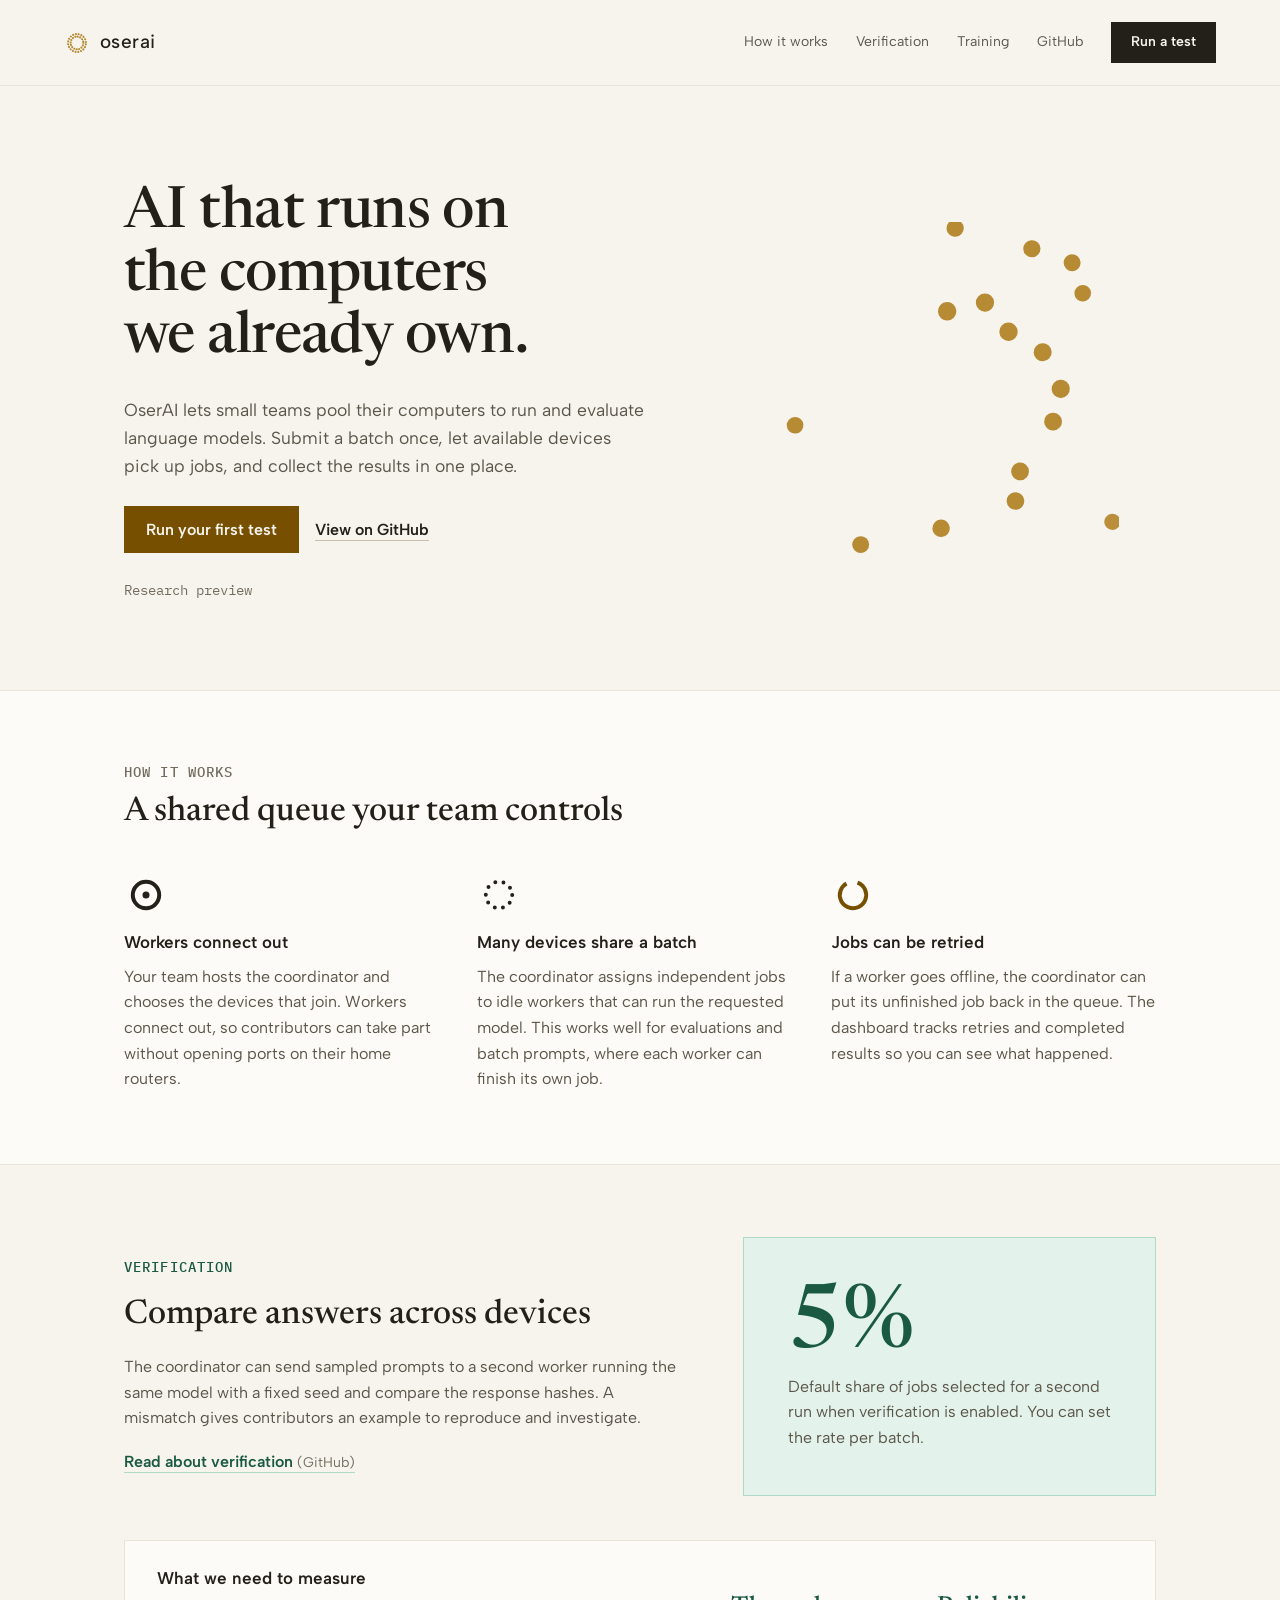
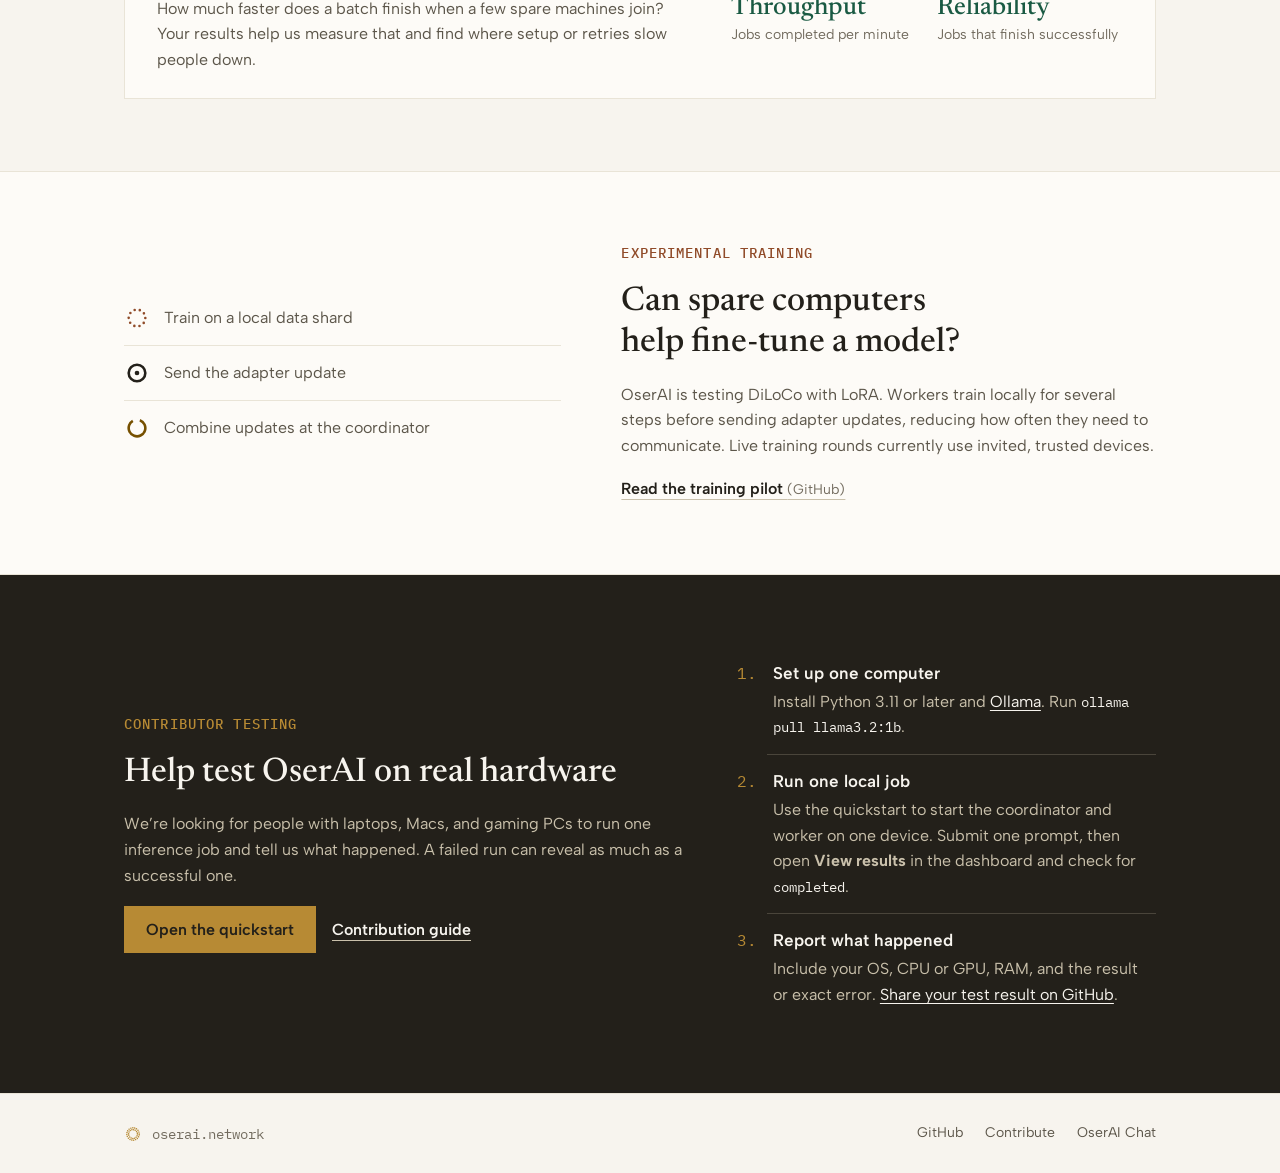
<file: web/landing/index.html>
<!doctype html>
<html lang="en">
<head>
  <meta charset="utf-8">
  <meta name="viewport" content="width=device-width, initial-scale=1">
  <meta name="description" content="OserAI lets teams pool computers they already own to run and evaluate language models. Help test the network on real hardware.">
  <title>OserAI Network · AI on computers we already own</title>
  <link rel="icon" href="assets/mark.svg" type="image/svg+xml">
  <link rel="preconnect" href="https://fonts.googleapis.com">
  <link rel="preconnect" href="https://fonts.gstatic.com" crossorigin>
  <link href="https://fonts.googleapis.com/css2?family=Newsreader:opsz,wght@6..72,400;6..72,500;6..72,600&amp;family=Albert+Sans:wght@400;500;600&amp;family=IBM+Plex+Mono:wght@400;500&amp;display=swap" rel="stylesheet">
  <link rel="stylesheet" href="assets/landing.css">
  <script src="assets/hero-mark.js" defer></script>
</head>
<body>
  <a class="skip-link" href="#main">Skip to content</a>
  <header class="site-header">
    <a class="brand" href="#main" aria-label="OserAI Network home">
      <img src="assets/mark.svg" width="26" height="26" alt="">
      <span>oserai</span>
    </a>
    <nav class="site-nav" aria-label="Main navigation">
      <a href="#how">How it works</a>
      <a href="#verification">Verification</a>
      <a href="#training">Training</a>
      <a href="https://github.com/Rohamso/oserai">GitHub</a>
      <a class="button button-ink" href="#contribute">Run a test</a>
    </nav>
  </header>

  <main id="main">
    <section class="wrap hero" aria-labelledby="hero-title">
      <div class="hero-copy">
        <h1 id="hero-title">AI that runs on the computers we already own.</h1>
        <p>OserAI lets small teams pool their computers to run and evaluate language models. Submit a batch once, let available devices pick up jobs, and collect the results in one place.</p>
        <div class="actions">
          <a class="button" href="#contribute">Run your first test</a>
          <a class="text-link" href="https://github.com/Rohamso/oserai">View on GitHub</a>
        </div>
        <small>Research preview</small>
      </div>
      <div class="hero-visual" aria-hidden="true">
        <svg id="hero-mark" width="340" height="340" viewBox="-100 -100 200 200" fill="none">
          <g stroke="currentColor" stroke-width="11" stroke-linecap="round">
            <circle r="42" stroke-dasharray="0 16.4934" transform="rotate(-90)"/>
            <circle r="56" stroke-dasharray="0 17.5929" transform="rotate(-81)"/>
            <circle r="70" stroke-dasharray="0 16.9163" transform="rotate(-86)"/>
          </g>
        </svg>
      </div>
    </section>

    <section class="section section-raised" id="how" aria-labelledby="how-title">
      <div class="wrap">
        <p class="eyebrow">How it works</p>
        <h2 id="how-title">A shared queue your team controls</h2>
        <div class="how-grid">
          <div>
            <svg class="diagram-mark" viewBox="0 0 100 100" aria-hidden="true">
              <circle cx="50" cy="50" r="30" fill="none" stroke="currentColor" stroke-width="9"/>
              <circle cx="50" cy="50" r="8" fill="currentColor"/>
            </svg>
            <h3>Workers connect out</h3>
            <p>Your team hosts the coordinator and chooses the devices that join. Workers connect out, so contributors can take part without opening ports on their home routers.</p>
          </div>
          <div>
            <svg class="diagram-mark" viewBox="0 0 100 100" aria-hidden="true">
              <circle cx="50" cy="50" r="30" fill="none" stroke="currentColor" stroke-width="9" stroke-linecap="round" stroke-dasharray="0 18.85"/>
            </svg>
            <h3>Many devices share a batch</h3>
            <p>The coordinator assigns independent jobs to idle workers that can run the requested model. This works well for evaluations and batch prompts, where each worker can finish its own job.</p>
          </div>
          <div>
            <svg class="diagram-mark mark-gold" viewBox="0 0 100 100" aria-hidden="true">
              <circle cx="50" cy="50" r="30" fill="none" stroke="currentColor" stroke-width="9" stroke-dasharray="161.5 27" transform="rotate(-70 50 50)"/>
            </svg>
            <h3>Jobs can be retried</h3>
            <p>If a worker goes offline, the coordinator can put its unfinished job back in the queue. The dashboard tracks retries and completed results so you can see what happened.</p>
          </div>
        </div>
      </div>
    </section>

    <section class="section" id="verification" aria-labelledby="verification-title">
      <div class="wrap">
        <div class="split">
          <div class="section-copy">
            <p class="eyebrow eyebrow-jade">Verification</p>
            <h2 id="verification-title">Compare answers across devices</h2>
            <p>The coordinator can send sampled prompts to a second worker running the same model with a fixed seed and compare the response hashes. A mismatch gives contributors an example to reproduce and investigate.</p>
            <a class="text-link link-jade" href="https://github.com/Rohamso/oserai/blob/main/README.md#verification-sampling">Read about verification <span class="access-label">(GitHub)</span></a>
          </div>
          <aside class="stat-card" aria-label="Default verification sample rate">
            <strong class="stat-value">5%</strong>
            <p>Default share of jobs selected for a second run when verification is enabled. You can set the rate per batch.</p>
          </aside>
        </div>
        <aside class="measurement-card" aria-labelledby="measurement-title">
          <div>
            <h3 id="measurement-title">What we need to measure</h3>
            <p>How much faster does a batch finish when a few spare machines join? Your results help us measure that and find where setup or retries slow people down.</p>
          </div>
          <dl>
            <div><dt>Throughput</dt><dd>Jobs completed per minute</dd></div>
            <div><dt>Reliability</dt><dd>Jobs that finish successfully</dd></div>
          </dl>
        </aside>
      </div>
    </section>

    <section class="section section-raised" id="training" aria-labelledby="training-title">
      <div class="wrap split training-split">
        <ul class="training-flow">
          <li>
            <svg class="flow-mark mark-clay" viewBox="0 0 100 100" aria-hidden="true">
              <circle cx="50" cy="50" r="32" fill="none" stroke="currentColor" stroke-width="10" stroke-linecap="round" stroke-dasharray="0 20.1"/>
            </svg>
            <span>Train on a local data shard</span>
          </li>
          <li>
            <svg class="flow-mark" viewBox="0 0 100 100" aria-hidden="true">
              <circle cx="50" cy="50" r="32" fill="none" stroke="currentColor" stroke-width="10"/>
              <circle cx="50" cy="50" r="9" fill="currentColor"/>
            </svg>
            <span>Send the adapter update</span>
          </li>
          <li>
            <svg class="flow-mark mark-gold" viewBox="0 0 100 100" aria-hidden="true">
              <circle cx="50" cy="50" r="32" fill="none" stroke="currentColor" stroke-width="10" stroke-dasharray="172 29" transform="rotate(-70 50 50)"/>
            </svg>
            <span>Combine updates at the coordinator</span>
          </li>
        </ul>
        <div class="section-copy">
          <p class="eyebrow eyebrow-clay">Experimental training</p>
          <h2 id="training-title">Can spare computers help fine-tune a model?</h2>
          <p>OserAI is testing DiLoCo with LoRA. Workers train locally for several steps before sending adapter updates, reducing how often they need to communicate. Live training rounds currently use invited, trusted devices.</p>
          <a class="text-link" href="https://github.com/Rohamso/oserai/blob/main/docs/model-adaptation.md">Read the training pilot <span class="access-label">(GitHub)</span></a>
        </div>
      </div>
    </section>

    <section class="section section-dark" id="contribute" aria-labelledby="contribute-title">
      <div class="wrap split">
        <div class="section-copy">
          <p class="eyebrow">Contributor testing</p>
          <h2 id="contribute-title">Help test OserAI on real hardware</h2>
          <p>We’re looking for people with laptops, Macs, and gaming PCs to run one inference job and tell us what happened. A failed run can reveal as much as a successful one.</p>
          <div class="actions">
            <a class="button button-light" href="https://github.com/Rohamso/oserai#run-a-first-inference-job">Open the quickstart</a>
            <a class="text-link" href="https://github.com/Rohamso/oserai/blob/main/CONTRIBUTING.md">Contribution guide</a>
          </div>
        </div>
        <ol class="test-steps">
          <li>
            <h3>Set up one computer</h3>
            <p>Install Python 3.11 or later and <a href="https://ollama.com/download">Ollama</a>. Run <code>ollama pull llama3.2:1b</code>.</p>
          </li>
          <li>
            <h3>Run one local job</h3>
            <p>Use the quickstart to start the coordinator and worker on one device. Submit one prompt, then open <strong>View results</strong> in the dashboard and check for <code>completed</code>.</p>
          </li>
          <li>
            <h3>Report what happened</h3>
            <p>Include your OS, CPU or GPU, RAM, and the result or exact error. <a href="https://github.com/Rohamso/oserai/issues/2">Share your test result on GitHub</a>.</p>
          </li>
        </ol>
      </div>
    </section>
  </main>

  <footer class="site-footer">
    <div class="wrap footer-inner">
      <a class="brand footer-brand" href="#main">
        <img src="assets/mark.svg" width="18" height="18" alt="">
        <span>oserai.network</span>
      </a>
      <nav class="footer-nav" aria-label="Footer navigation">
        <a href="https://github.com/Rohamso/oserai">GitHub</a>
        <a href="#contribute">Contribute</a>
        <a href="https://chat.oserai.network/">OserAI Chat</a>
      </nav>
    </div>
  </footer>
</body>
</html>
</file>
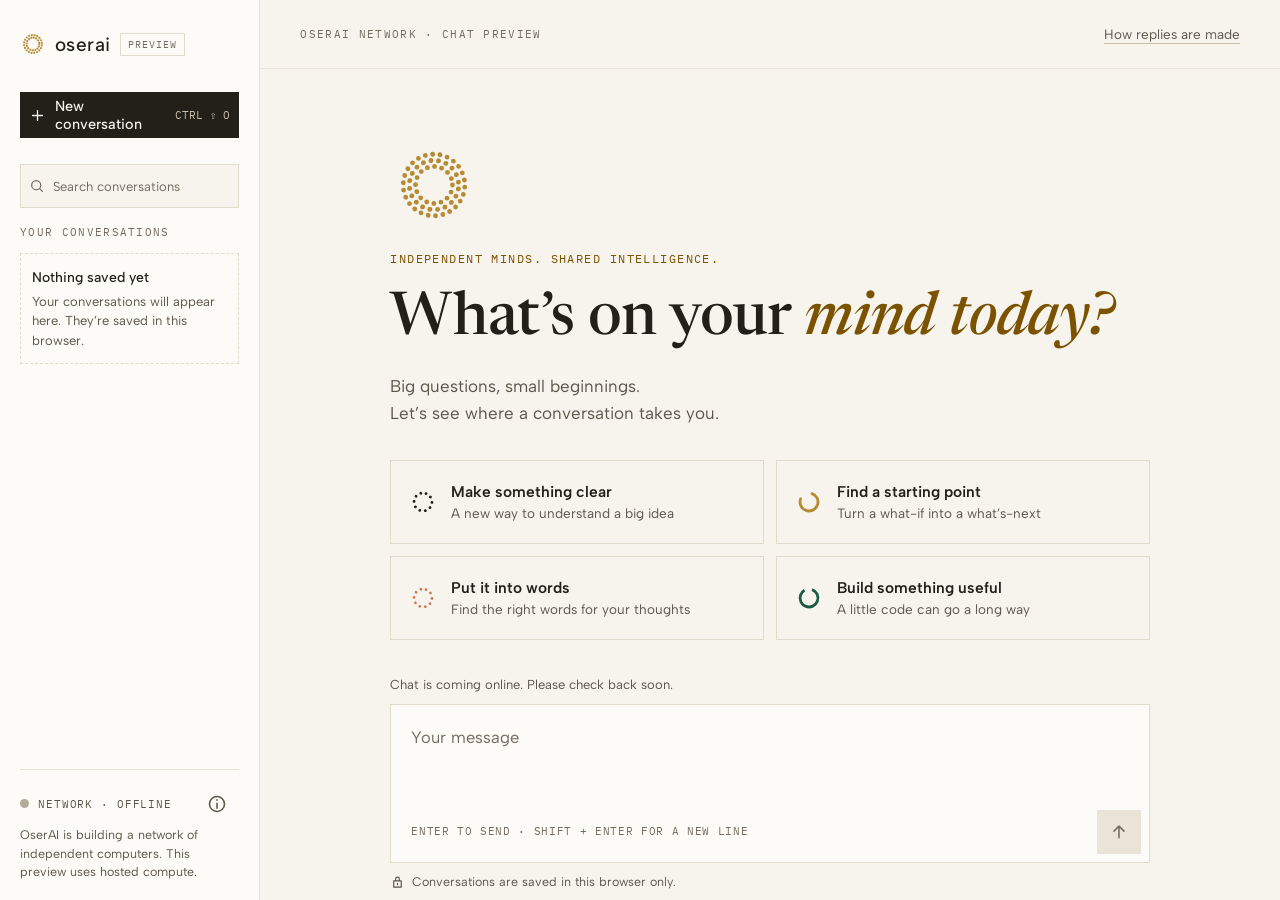
<file: web/chat/public/index.html>
<!doctype html>
<html lang="en">
<head>
  <meta charset="utf-8">
  <meta name="viewport" content="width=device-width, initial-scale=1, viewport-fit=cover">
  <meta name="theme-color" content="#F7F4EE">
  <meta name="description" content="Think, write, learn and build with OserAI Chat.">
  <title>OserAI — A little curiosity goes a long way.</title>
  <link rel="icon" href="assets/favicon.svg" type="image/svg+xml">
  <link rel="preconnect" href="https://fonts.googleapis.com">
  <link rel="preconnect" href="https://fonts.gstatic.com" crossorigin>
  <link href="https://fonts.googleapis.com/css2?family=Newsreader:ital,opsz,wght@0,6..72,400;0,6..72,500;1,6..72,400;1,6..72,500&amp;family=Albert+Sans:wght@400;500;600&amp;family=IBM+Plex+Mono:wght@400;500&amp;display=swap" rel="stylesheet">
  <link rel="stylesheet" href="assets/app.css?v=pilot-accounts">
  <script src="assets/app.js?v=pilot-accounts" defer></script>
</head>
<body>
  <a class="skip-link" href="#prompt">Skip to message</a>
  <button class="sidebar-scrim" id="sidebar-scrim" type="button" aria-label="Close conversations" tabindex="-1" hidden></button>

  <aside class="sidebar" id="sidebar" aria-label="Conversations">
    <div class="sidebar-header">
      <a class="brand" href="./" aria-label="OserAI home">
        <svg class="brand-mark" aria-hidden="true"><use href="assets/icons.svg#mark-small"></use></svg>
        <span class="wordmark">oserai</span><span class="beta-tag">Preview</span>
      </a>
      <button class="icon-button drawer-close" id="close-sidebar" type="button" aria-label="Close conversations">
        <svg class="icon" aria-hidden="true"><use href="assets/icons.svg#close"></use></svg>
      </button>
    </div>

    <button class="new-chat" id="new-chat" type="button">
      <svg class="icon" aria-hidden="true"><use href="assets/icons.svg#plus"></use></svg>
      <span>New conversation</span><kbd class="shortcut" id="new-chat-shortcut" aria-hidden="true">⌘ ⇧ O</kbd>
    </button>

    <div class="history">
      <label class="search-box">
        <svg class="icon" aria-hidden="true"><use href="assets/icons.svg#search"></use></svg>
        <input id="chat-search" type="search" placeholder="Search conversations" aria-label="Search conversations" autocomplete="off">
      </label>
      <p class="eyebrow history-heading">Your conversations</p>
      <nav id="chat-list" class="chat-list" aria-label="Saved conversations"></nav>
    </div>

    <div class="sidebar-footer">
      <div class="sidebar-status">
        <span id="network-status" class="network-status" data-network-status role="status">
          <span class="status-dot" aria-hidden="true"></span><span>Network · Connecting</span>
        </span>
        <button id="about-button" class="icon-button" type="button" aria-label="About OserAI Chat">
          <svg class="icon" aria-hidden="true"><use href="assets/icons.svg#info"></use></svg>
        </button>
      </div>
      <p>OserAI is building a network of independent computers. This preview uses hosted compute.</p>
    </div>
  </aside>

  <main class="main">
    <header class="topbar">
      <div class="mobile-bar">
        <button id="menu-button" class="icon-button" type="button" aria-label="Open conversations" aria-expanded="false" aria-controls="sidebar">
          <svg class="icon" aria-hidden="true"><use href="assets/icons.svg#menu"></use></svg>
        </button>
        <a class="brand" href="./" aria-label="OserAI home">
          <svg class="brand-mark" aria-hidden="true"><use href="assets/icons.svg#mark-small"></use></svg>
          <span class="wordmark">oserai</span><span class="beta-tag">Preview</span>
        </a>
        <button id="mobile-new-chat" class="icon-button" type="button" aria-label="New conversation">
          <svg class="icon" aria-hidden="true"><use href="assets/icons.svg#plus"></use></svg>
        </button>
      </div>
      <div class="topbar-welcome" id="welcome-bar">
        <span class="eyebrow">OserAI Network · Chat Preview</span>
        <a class="info-link" href="#how-replies-are-made">How replies are made</a>
      </div>
      <div class="topbar-conversation" id="conversation-bar" hidden>
        <h1 id="conversation-title"></h1>
        <div class="conversation-actions">
          <button id="export-chat" class="icon-button outline-button" type="button" aria-label="Download conversation" title="Download conversation">
            <svg class="icon" aria-hidden="true"><use href="assets/icons.svg#download"></use></svg>
          </button>
          <button id="delete-current-chat" class="icon-button outline-button" type="button" aria-label="Delete current conversation" title="Delete current conversation">
            <svg class="icon" aria-hidden="true"><use href="assets/icons.svg#trash"></use></svg>
          </button>
        </div>
      </div>
      <span class="sr-only" id="model-name">OserAI Chat</span>
    </header>

    <div class="conversation-area" id="conversation-area">
      <div class="chat-workspace">
        <section class="welcome" id="welcome" aria-labelledby="welcome-title">
          <span class="network-status mobile-status" data-network-status role="status">
            <span class="status-dot" aria-hidden="true"></span><span>Network · Connecting</span>
          </span>
          <svg class="welcome-mark" aria-hidden="true"><use href="assets/icons.svg#mark-hero"></use></svg>
          <p class="eyebrow welcome-eyebrow">Independent minds. Shared intelligence.</p>
          <h1 id="welcome-title">What’s on your <em>mind today?</em></h1>
          <p class="welcome-description">Big questions, small beginnings.<br> Let’s see where a conversation takes you.</p>

          <div class="suggestions">
            <button class="suggestion" type="button" data-prompt="Explain a complex idea in a simple way. Start with how neural networks learn, using an everyday analogy.">
              <svg class="ring ink" aria-hidden="true"><use href="assets/icons.svg#ring-dotted"></use></svg>
              <span><strong>Make something clear</strong><span>A new way to understand a big idea</span></span>
            </button>
            <button class="suggestion" type="button" data-prompt="Help me turn an idea into a practical plan. Ask me a few questions about what I want to create, then suggest a first step.">
              <svg class="ring saffron" aria-hidden="true"><use href="assets/icons.svg#ring-open"></use></svg>
              <span><strong>Find a starting point</strong><span>Turn a what-if into a what’s-next</span></span>
            </button>
            <button class="suggestion" type="button" data-prompt="Be my writing partner. Ask me what I am working on, who it is for and the tone I want, then help me draft it.">
              <svg class="ring terracotta" aria-hidden="true"><use href="assets/icons.svg#ring-dotted"></use></svg>
              <span><strong>Put it into words</strong><span>Find the right words for your thoughts</span></span>
            </button>
            <button class="suggestion" type="button" data-prompt="Help me build something useful with code. Ask about my idea and experience level, then suggest a small project we can work through together.">
              <svg class="ring jade" aria-hidden="true"><use href="assets/icons.svg#ring-solid"></use></svg>
              <span><strong>Build something useful</strong><span>A little code can go a long way</span></span>
            </button>
          </div>
        </section>

        <section id="messages" class="messages" aria-label="Conversation" hidden></section>

        <div class="composer-dock">
          <div class="composer-inner">
            <p id="availability" class="availability" role="status" hidden></p>
            <div id="pilot-bar" class="pilot-bar" hidden>
              <p id="pilot-allowance" role="status"></p>
              <button id="pilot-account" class="secondary-button" type="button">Sign in</button>
            </div>
            <form id="chat-form" class="composer">
              <label class="sr-only" for="prompt">Your message</label>
              <textarea id="prompt" placeholder="Your message" rows="3" maxlength="16000" enterkeyhint="send"></textarea>
              <div class="composer-toolbar">
                <span class="keyboard-hint">Enter to send · Shift + Enter for a new line</span>
                <div class="composer-actions">
                  <span id="character-count" class="character-count" hidden></span>
                  <button id="send-button" class="send-button" type="submit" aria-label="Send message" disabled>
                    <svg class="icon" aria-hidden="true"><use href="assets/icons.svg#arrow"></use></svg>
                  </button>
                  <button id="stop-button" class="send-button stop-button" type="button" aria-label="Stop generating" hidden><span></span></button>
                </div>
              </div>
            </form>
            <div class="composer-note">
              <span class="keyboard-hint dock-hint">Enter to send · Shift + Enter for a new line</span>
              <span class="save-notice">
                <svg class="icon" aria-hidden="true"><use href="assets/icons.svg#lock"></use></svg>
                <span class="save-notice-full">Conversations are saved in this browser only.</span>
                <span class="save-notice-short">Saved in this browser</span>
                <span class="save-notice-mobile">Saved in this browser only</span>
              </span>
            </div>
          </div>
        </div>
      </div>

      <section class="info-section" id="how-replies-are-made" aria-labelledby="info-title" tabindex="-1">
        <div class="info-inner">
          <p class="eyebrow">A different kind of connection</p>
          <h2 id="info-title">Intelligence, shared.</h2>
          <div class="info-grid">
            <div>
              <svg class="ring ink" aria-hidden="true"><use href="assets/icons.svg#ring-dotted"></use></svg>
              <h3>How replies are made</h3>
              <p>Your message is sent to a hosted AI model to generate a reply in this preview.</p>
            </div>
            <div>
              <svg class="ring saffron" aria-hidden="true"><use href="assets/icons.svg#ring-open"></use></svg>
              <h3>Independent computers</h3>
              <p>OserAI is building a shared network where independently operated computers can generate replies.</p>
            </div>
            <div>
              <svg class="ring jade" aria-hidden="true"><use href="assets/icons.svg#ring-solid"></use></svg>
              <h3>Your conversations</h3>
              <p>Chat history is saved in this browser. Anyone using this browser profile can access its saved conversations.</p>
            </div>
          </div>
          <div class="privacy-bar">
            <p>Want a clean slate on this device?</p>
            <button id="clear-history-inline" class="secondary-button" type="button">Clear all saved conversations</button>
          </div>
        </div>
      </section>

      <footer class="site-footer">
        <div class="footer-inner">
          <span><svg class="footer-mark" aria-hidden="true"><use href="assets/icons.svg#mark"></use></svg>OserAI Network</span>
          <em>Made for curious minds.</em>
        </div>
      </footer>
    </div>
  </main>

  <dialog id="about-dialog" class="dialog" aria-labelledby="about-title" aria-modal="true">
    <div class="dialog-header">
      <p class="eyebrow">A different kind of connection</p>
      <button class="icon-button" type="button" data-close-dialog aria-label="Close" autofocus>
        <svg class="icon" aria-hidden="true"><use href="assets/icons.svg#close"></use></svg>
      </button>
    </div>
    <h2 id="about-title">Intelligence, shared.</h2>
    <p>OserAI is building a shared network of independent computers. Your messages in this preview are sent to a hosted AI model to generate replies.</p>
    <div class="privacy-note"><h3>Your conversations</h3><p>Chat history is saved in this browser. Anyone using this browser profile can access its saved conversations.</p></div>
    <button id="clear-history" class="secondary-button" type="button">Clear all saved conversations</button>
  </dialog>

  <dialog id="sign-in-dialog" class="dialog" aria-labelledby="sign-in-title">
    <h2 id="sign-in-title">Sign in to OserAI</h2>
    <p>Enter the private access code you received for the pilot.</p>
    <form id="sign-in-form" class="pilot-form" method="post">
      <label for="access-code">Access code</label>
      <input id="access-code" type="password" required maxlength="64" autocomplete="current-password" spellcheck="false" autofocus>
      <p id="sign-in-error" class="pilot-error" role="alert" hidden></p>
      <div class="dialog-actions">
        <button class="secondary-button" type="button" data-close-dialog>Cancel</button>
        <button id="sign-in-submit" class="secondary-button" type="submit">Sign in</button>
      </div>
    </form>
  </dialog>

  <dialog id="confirm-dialog" class="dialog confirm-dialog" role="dialog" aria-modal="true" aria-labelledby="confirm-title" aria-describedby="confirm-description">
    <p class="eyebrow danger-eyebrow">This can’t be undone</p>
    <h2 id="confirm-title">Clear this conversation?</h2>
    <p id="confirm-description">This removes the saved conversation from this browser.</p>
    <div class="dialog-actions">
      <button class="secondary-button" id="confirm-cancel" type="button" autofocus>Keep it</button>
      <button class="danger-button" id="confirm-delete" type="button">Delete conversation</button>
    </div>
  </dialog>
  <div id="toast" class="toast" role="status" hidden></div>
  <div class="sr-only" role="status" id="screen-status" aria-live="polite"></div>
</body>
</html>
</file>
<file: web/landing/assets/landing.css>
:root {
  color-scheme: light;
  --paper: #f7f4ee;
  --raised: #fdfbf7;
  --ink: #23201a;
  --ink-soft: #5c564a;
  --muted: #736c5f;
  --line: #e9e4d7;
  --sand: #c9c0ab;
  --gold: oklch(0.66 0.115 80);
  --gold-ink: oklch(0.46 0.105 80);
  --jade: oklch(0.42 0.075 165);
  --jade-tint: oklch(0.95 0.02 165);
  --jade-line: oklch(0.85 0.05 165);
  --clay: oklch(0.49 0.105 45);
  --display: 'Newsreader', Georgia, serif;
  --body: 'Albert Sans', system-ui, sans-serif;
  --mono: 'IBM Plex Mono', ui-monospace, monospace;
  --gutter: clamp(1.25rem, 5.6vw, 4rem);
}

*, *::before, *::after { box-sizing: border-box; }

body {
  margin: 0;
  background: var(--paper);
  color: var(--ink);
  font: 1rem/1.6 var(--body);
}

a { color: inherit; }
a:focus-visible { outline: 2px solid currentColor; outline-offset: 4px; }
img, svg { display: block; }
h1, h2, h3, p, dl, dd { margin: 0; }

.skip-link {
  position: absolute;
  z-index: 1;
  inset: 0.75rem auto auto 0.75rem;
  padding: 0.5rem 1rem;
  background: var(--raised);
  transform: translateY(-200%);
}

.skip-link:focus { transform: none; }

.site-header, .footer-inner {
  display: flex;
  align-items: center;
  justify-content: space-between;
  gap: 1rem 1.5rem;
}

.site-header { padding: 1.375rem var(--gutter); border-bottom: 1px solid var(--line); }
.brand { display: inline-flex; align-items: center; gap: 0.625rem; text-decoration: none; }
.site-header .brand { font-size: 1.1875rem; font-weight: 500; letter-spacing: 0.025em; }

.site-nav, .footer-nav {
  display: flex;
  flex-wrap: wrap;
  align-items: center;
  gap: 0.5rem 1.75rem;
  color: var(--ink-soft);
}

.site-nav a, .footer-nav a { font-size: 0.875rem; text-decoration: none; }
.site-nav a:hover, .footer-nav a:hover { text-decoration: underline; text-underline-offset: 0.2em; }

.wrap { width: 100%; max-width: 72.5rem; margin-inline: auto; padding-inline: var(--gutter); }

.hero, .split {
  display: grid;
  grid-template-columns: minmax(0, 1.15fr) minmax(0, 0.85fr);
  gap: clamp(2rem, 5.2vw, 3.75rem);
  align-items: center;
}

.hero { padding-block: clamp(3rem, 8.3vw, 6rem) clamp(3rem, 7.6vw, 5.5rem); }
.hero-copy, .section-copy { display: flex; flex-direction: column; align-items: flex-start; gap: 1.125rem; }
.hero-copy { gap: 1.625rem; }
.hero-visual { display: grid; place-items: center; color: var(--gold); }
.hero-visual svg { width: min(100%, 21.25rem); height: auto; }

h1, h2 {
  font-family: var(--display);
  font-weight: 500;
  text-wrap: balance;
}

h1 { font-size: clamp(2.65rem, 5vw, 3.625rem); line-height: 1.08; letter-spacing: -0.01em; }
h2 { font-size: clamp(1.875rem, 3.1vw, 2.125rem); line-height: 1.2; }
h3 { font-size: 1.0625rem; line-height: 1.35; font-weight: 600; }
p { color: var(--ink-soft); }
.hero-copy p { max-width: 32.5rem; font-size: 1.09375rem; }

small, .access-label { color: var(--muted); font-size: 0.875rem; }
small { font-family: var(--mono); }

.actions { display: flex; flex-wrap: wrap; align-items: center; gap: 0.75rem 1rem; }

.button {
  display: inline-block;
  padding: 0.75rem 1.375rem;
  background: var(--gold-ink);
  color: var(--paper);
  font-weight: 600;
  line-height: 1.45;
  text-decoration: none;
}

.button:hover { background: var(--ink); }
.button-ink { background: var(--ink); padding: 0.65rem 1.25rem; }
.button-ink:hover { background: var(--ink-soft); }
.button-light { background: var(--gold); color: var(--ink); }
.button-light:hover { background: var(--paper); }

.text-link { font-weight: 600; text-underline-offset: 0.3em; text-decoration-color: var(--sand); }
.text-link:hover { text-decoration-color: currentColor; }
.link-jade { color: var(--jade); text-decoration-color: var(--jade-line); }
.text-link .access-label { font-weight: 400; }

.section { border-top: 1px solid var(--line); padding-block: clamp(3rem, 6.2vw, 4.5rem); }
.section-raised { background: var(--raised); }
.eyebrow {
  color: var(--muted);
  font: 500 0.875rem/1.4 var(--mono);
  letter-spacing: 0.08em;
  text-transform: uppercase;
}
.eyebrow-jade { color: var(--jade); }
.eyebrow-clay { color: var(--clay); }
#how h2 { margin-top: 0.625rem; }

.how-grid {
  display: grid;
  grid-template-columns: repeat(3, minmax(0, 1fr));
  gap: 1.75rem;
  margin-top: 2.5rem;
}

.how-grid > div { display: grid; gap: 0.625rem; align-content: start; }
.diagram-mark { width: 2.75rem; height: 2.75rem; margin-bottom: 0.25rem; }
.mark-gold { color: var(--gold-ink); }
.mark-clay { color: var(--clay); }

.stat-card {
  padding: clamp(1.5rem, 3.8vw, 2.75rem);
  border: 1px solid var(--jade-line);
  background: var(--jade-tint);
}

.stat-value {
  display: block;
  color: var(--jade);
  font: 500 clamp(4.25rem, 7.6vw, 5.5rem)/1 var(--display);
  margin-bottom: 0.25rem;
}

.measurement-card {
  display: grid;
  grid-template-columns: minmax(0, 1.15fr) minmax(0, 0.85fr);
  align-items: center;
  gap: 1.25rem 2.75rem;
  margin-top: 2.75rem;
  padding: 1.625rem clamp(1.25rem, 3vw, 2rem);
  border: 1px solid var(--line);
  background: var(--raised);
}

.measurement-card h3 { margin-bottom: 0.375rem; }
.measurement-card dl { display: flex; flex-wrap: wrap; gap: 0.75rem 1.75rem; }
.measurement-card dt { color: var(--jade); font: 500 1.625rem/1.2 var(--display); }
.measurement-card dd { color: var(--muted); font-size: 0.875rem; }

.training-split { grid-template-columns: minmax(0, 0.9fr) minmax(0, 1.1fr); }
.training-flow { margin: 0; padding: 0; list-style: none; }
.training-flow li { display: flex; align-items: center; gap: 0.875rem; padding-block: 0.875rem; }
.training-flow li + li { border-top: 1px solid var(--line); }
.training-flow span { color: var(--ink-soft); }
.flow-mark { flex: none; width: 1.625rem; height: 1.625rem; }

.section-dark { background: var(--ink); color: var(--paper); }
.section-dark p { color: var(--sand); }
.section-dark .eyebrow { color: var(--gold); }
.test-steps { margin: 0; padding-inline-start: 1.5rem; }
.test-steps li { padding: 0.875rem 0 0.875rem 0.375rem; }
.test-steps li + li { border-top: 1px solid #4a453b; }
.test-steps li::marker { color: var(--gold); font-family: var(--mono); }
.test-steps h3 { margin-bottom: 0.25rem; }
.test-steps a { color: var(--paper); text-underline-offset: 0.2em; }
.test-steps code { color: var(--paper); font: 0.875rem var(--mono); }

.site-footer { border-top: 1px solid var(--line); }
.footer-inner { padding-block: 1.75rem; }
.footer-brand { font: 0.875rem var(--mono); color: var(--muted); }
.footer-nav { gap: 0.375rem 1.375rem; }

@media (max-width: 730px) {
  .site-header, .footer-inner { flex-wrap: wrap; }
  .site-nav { gap: 0.5rem 1rem; }
  .hero, .split, .measurement-card { grid-template-columns: minmax(0, 1fr); }
  .hero { gap: 1.5rem; }
  .hero-visual svg { width: min(60%, 13.5rem); }
  .training-flow { order: 1; }
}

@media (max-width: 540px) {
  .how-grid { grid-template-columns: minmax(0, 1fr); gap: 1.5rem; margin-top: 1.75rem; }
}
</file>
<file: web/chat/public/assets/app.css>
:root {
  --os-paper: #F7F4EE;
  --os-raised: #FDFBF7;
  --os-selected: #F1ECE1;
  --os-ink: #23201A;
  --os-ink-2: #5C564A;
  --os-muted: #736C5F;
  --os-line: #E9E4D7;
  --os-line-2: #E1DBCC;
  --os-line-3: #C9C0AB;

  --os-saffron: oklch(0.66 0.115 80);
  --os-saffron-text: oklch(0.47 0.11 80);
  --os-jade: oklch(0.42 0.075 165);
  --os-jade-text: oklch(0.38 0.075 165);
  --os-jade-tint: oklch(0.95 0.02 165);
  --os-jade-line: oklch(0.85 0.05 165);
  --os-online: oklch(0.55 0.1 165);
  --os-offline: #B5AD9C;
  --os-terracotta: oklch(0.66 0.115 45);
  --os-danger: oklch(0.48 0.13 40);
  --os-backdrop: rgba(35, 32, 26, 0.55);

  --os-font-display: 'Newsreader', Georgia, serif;
  --os-font-body: 'Albert Sans', system-ui, sans-serif;
  --os-font-mono: 'IBM Plex Mono', ui-monospace, monospace;
  --os-radius: 0;
  --os-tap: 44px;
  --os-content-width: 760px;
  --os-wide-width: 1040px;
  --os-gutter: 40px;

  color-scheme: light;
}

*, *::before, *::after { box-sizing: border-box; }
[hidden] { display: none !important; }

body {
  display: flex;
  flex-wrap: wrap;
  height: 100vh;
  height: 100dvh;
  margin: 0;
  overflow: hidden;
  background: var(--os-paper);
  color: var(--os-ink);
  font-family: var(--os-font-body);
  font-size: 15px;
}

button, input, textarea { color: inherit; font: inherit; }
button, input, textarea, dialog { border-radius: var(--os-radius); }
button { min-height: var(--os-tap); background: transparent; border: 0; cursor: pointer; }
button:disabled { cursor: default; }
a { color: inherit; }
:focus-visible { outline: 2px solid var(--os-ink); outline-offset: 2px; }

h1, h2, h3, p { margin: 0; }
h1, h2, .message-body h3 {
  font-family: var(--os-font-display);
  font-weight: 500;
  letter-spacing: -0.01em;
  text-wrap: balance;
}

.sr-only, .skip-link:not(:focus) {
  position: absolute;
  inline-size: 1px;
  block-size: 1px;
  overflow: hidden;
  clip-path: inset(50%);
  white-space: nowrap;
}

.skip-link:focus {
  position: fixed;
  z-index: 6;
  inset: 12px auto auto 12px;
  display: inline-flex;
  align-items: center;
  min-height: var(--os-tap);
  padding-inline: 16px;
  background: var(--os-ink);
  color: var(--os-paper);
}

.icon {
  width: 20px;
  height: 20px;
  flex: none;
  fill: none;
  stroke: currentColor;
  stroke-width: 1.85;
  stroke-linecap: round;
  stroke-linejoin: round;
}

.icon-button {
  display: inline-grid;
  place-items: center;
  flex: none;
  width: var(--os-tap);
  height: var(--os-tap);
  padding: 0;
  color: var(--os-ink-2);
}

.icon-button:hover:not(:disabled) { background: var(--os-selected); color: var(--os-ink); }
.outline-button { border: 1px solid var(--os-line-2); }
.outline-button:hover:not(:disabled) { border-color: var(--os-line-3); }

.eyebrow, .beta-tag, .shortcut, .network-status, .keyboard-hint, .character-count {
  font-family: var(--os-font-mono);
  font-size: 11px;
  font-weight: 400;
  letter-spacing: 0.12em;
  line-height: 1.5;
  text-transform: uppercase;
}

.eyebrow { color: var(--os-muted); }

.sidebar {
  display: flex;
  flex: 1 1 260px;
  flex-direction: column;
  gap: 26px;
  max-width: 320px;
  min-width: 0;
  height: 100%;
  overflow: auto;
  padding: 22px 20px 18px;
  background: var(--os-raised);
  border-right: 1px solid var(--os-line);
}

.sidebar-header { display: flex; align-items: center; justify-content: space-between; }
.brand { display: inline-flex; align-items: center; gap: 9px; min-height: var(--os-tap); text-decoration: none; }
.brand-mark { width: 26px; height: 26px; flex: none; color: var(--os-saffron); }
.wordmark { font-size: 19px; font-weight: 500; letter-spacing: 0.025em; }
.beta-tag { padding: 3px 7px; border: 1px solid var(--os-line-2); color: var(--os-muted); font-size: 10px; letter-spacing: 0.1em; }
.drawer-close, .sidebar-scrim, .mobile-bar { display: none; }

.new-chat {
  display: flex;
  align-items: center;
  gap: 9px;
  width: 100%;
  min-height: 46px;
  padding: 0 9px;
  background: var(--os-ink);
  color: var(--os-paper);
  font-size: 14.5px;
  font-weight: 500;
  text-align: left;
}

.new-chat:hover { background: var(--os-ink-2); }
.new-chat .icon { width: 17px; height: 17px; }
.shortcut { margin-inline-start: auto; color: var(--os-line-3); letter-spacing: 0; white-space: nowrap; }
.history { display: grid; gap: 12px; min-width: 0; }
.history-heading { margin-block-start: 4px; }

.search-box {
  position: relative;
  display: flex;
  align-items: center;
  color: var(--os-muted);
}

.search-box .icon { position: absolute; left: 9px; width: 16px; height: 16px; pointer-events: none; }
.search-box input { width: 100%; min-height: var(--os-tap); padding: 8px 8px 8px 32px; border: 1px solid var(--os-line-2); background: var(--os-paper); font-size: 13px; }
.search-box input:hover { border-color: var(--os-line-3); }
input::placeholder, textarea::placeholder { color: var(--os-muted); opacity: 1; }

.chat-list { display: grid; gap: 2px; }
.chat-item { display: flex; align-items: center; min-width: 0; border-left: 2px solid transparent; }
.chat-item:hover { background: var(--os-paper); }
.chat-item.active { background: var(--os-selected); border-color: var(--os-saffron); }
.chat-item-main { flex: 1; min-width: 0; padding: 0 8px; overflow: hidden; text-overflow: ellipsis; white-space: nowrap; color: var(--os-ink-2); font-size: 14px; text-align: left; }
.chat-item.active .chat-item-main { color: var(--os-ink); font-weight: 500; }
.chat-delete { width: var(--os-tap); flex: none; }
.chat-delete .icon { width: 16px; height: 16px; }

.history-empty { display: grid; gap: 4px; padding: 13px 11px; border: 1px dashed var(--os-line-2); color: var(--os-ink-2); font-size: 13px; line-height: 1.5; }
.history-empty strong { color: var(--os-ink); font-size: 14px; font-weight: 500; }
.sidebar-footer { margin-block-start: auto; padding-block-start: 12px; border-top: 1px solid var(--os-line); }
.sidebar-status { display: flex; align-items: center; justify-content: space-between; }
.sidebar-footer p { color: var(--os-ink-2); font-size: 12.5px; line-height: 1.5; }
.network-status { display: inline-flex; gap: 9px; align-items: center; color: var(--os-ink-2); letter-spacing: 0.08em; }
.network-status.mobile-status { display: none; }
.status-dot { width: 9px; height: 9px; flex: none; border-radius: 50%; background: var(--os-saffron); }
.network-status.ready .status-dot { background: var(--os-online); }
.network-status.offline .status-dot { background: var(--os-offline); }

.main { display: flex; flex: 999 1 560px; flex-direction: column; min-width: 0; height: 100%; }
.topbar { flex: none; border-bottom: 1px solid var(--os-line); }
.topbar-welcome, .topbar-conversation {
  display: flex;
  align-items: center;
  justify-content: space-between;
  gap: 16px;
  min-height: 68px;
  padding: 12px var(--os-gutter);
}

.info-link { display: inline-flex; align-items: center; min-height: var(--os-tap); color: var(--os-ink-2); font-size: 13.5px; text-decoration-color: var(--os-line-3); text-underline-offset: 4px; }
.info-link:hover { color: var(--os-ink); text-decoration-color: var(--os-ink); }
.topbar-conversation h1 { overflow: hidden; text-overflow: ellipsis; white-space: nowrap; font-size: 20px; }
.conversation-actions { display: flex; align-items: center; gap: 8px; }

.conversation-area { display: flex; flex: 1; flex-direction: column; min-height: 0; overflow-y: auto; }
.chat-workspace { display: flex; flex: none; flex-direction: column; }
.has-conversation .chat-workspace { min-height: 100%; }
.welcome, .messages, .composer-inner { width: min(var(--os-content-width), calc(100% - 2 * var(--os-gutter))); margin-inline: auto; }
.welcome { display: flex; flex-direction: column; align-items: flex-start; gap: 21px; flex: none; padding-block-start: 72px; }
.welcome-mark { display: block; width: 88px; height: 88px; color: var(--os-saffron); animation: hero-breathe 9s ease-in-out infinite; }
@keyframes hero-breathe { 50% { transform: scale(1.035); } }
.welcome-eyebrow { color: var(--os-saffron-text); font-size: 12px; }
.welcome h1 { font-size: 60px; line-height: 1.05; }
.welcome h1 em { color: var(--os-saffron-text); }
.welcome-description { max-width: 560px; color: var(--os-ink-2); font-size: 17px; line-height: 1.6; }

.suggestions {
  display: grid;
  grid-template-columns: repeat(auto-fit, minmax(min(100%, 300px), 1fr));
  gap: 12px;
  width: 100%;
  margin-block-start: 12px;
}

.suggestion { display: flex; align-items: center; gap: 14px; min-height: 84px; padding: 18px; border: 1px solid var(--os-line-2); text-align: left; }
.suggestion:hover { background: var(--os-raised); border-color: var(--os-line-3); }
.suggestion strong { display: block; font-size: 15.5px; font-weight: 600; }
.suggestion > span > span { display: block; margin-block-start: 3px; color: var(--os-ink-2); font-size: 13.5px; line-height: 1.4; }
.ring { display: block; width: 28px; height: 28px; flex: none; }
.ink { color: var(--os-ink); }
.saffron { color: var(--os-saffron); }
.terracotta { color: var(--os-terracotta); }
.jade { color: var(--os-jade); }

.composer-dock { flex: none; padding-block: 36px 56px; background: var(--os-paper); }
.composer { display: flex; flex-direction: column; background: var(--os-raised); border: 1px solid var(--os-line-2); }
.composer:focus-within { border-color: var(--os-ink); }
.composer textarea { display: block; width: 100%; min-width: 0; min-height: var(--os-tap); padding: 20px 20px 8px; overflow-y: auto; resize: none; background: transparent; border: 0; font-size: 16.5px; line-height: 1.55; }
.composer textarea:focus-visible { outline: none; }
.composer-toolbar { display: flex; align-items: center; justify-content: space-between; gap: 8px; padding: 0 8px 8px 20px; }
.composer-actions { display: flex; align-items: center; gap: 8px; margin-inline-start: auto; }
.keyboard-hint, .character-count { color: var(--os-muted); letter-spacing: 0.06em; }
.character-count { white-space: nowrap; }

.send-button { display: grid; place-items: center; width: var(--os-tap); height: var(--os-tap); padding: 0; background: var(--os-saffron); color: var(--os-ink); }
.send-button:hover:not(:disabled) { border: 1px solid var(--os-ink); }
.send-button:disabled { background: var(--os-line); color: var(--os-muted); }
.stop-button, .stop-button:hover:not(:disabled) { background: var(--os-ink); color: var(--os-paper); }
.stop-button span { width: 13px; height: 13px; background: currentColor; }
.composer-note { display: flex; align-items: center; gap: 12px; margin-block-start: 10px; color: var(--os-ink-2); font-size: 12.5px; line-height: 1.4; }
.save-notice { display: inline-flex; align-items: center; gap: 7px; }
.save-notice .icon { width: 15px; height: 15px; }
.save-notice-short, .save-notice-mobile, .has-conversation .save-notice-full { display: none; }
.has-conversation .save-notice-short { display: inline; }
.dock-hint { display: none; }
.availability { margin-bottom: 9px; color: var(--os-ink-2); font-size: 13px; line-height: 1.4; }
.pilot-bar { display: flex; align-items: center; justify-content: space-between; gap: 12px; margin-block-end: 8px; }
.pilot-bar p { color: var(--os-ink-2); font-size: 13px; line-height: 1.4; }
.pilot-bar button { flex-shrink: 0; }
.pilot-form label { display: block; margin-block: 16px 4px; font-size: 14px; }
.pilot-form input { width: 100%; min-height: var(--os-tap); padding: 8px 12px; border: 1px solid var(--os-line-2); background: var(--os-paper); font-size: 16px; }
.pilot-form p.pilot-error { margin-block-start: 8px; color: var(--os-danger); }

.has-conversation .composer-dock { position: sticky; z-index: 1; bottom: 0; margin-block-start: auto; padding-block: 16px 20px; border-top: 1px solid var(--os-line); }
.has-conversation .composer { flex-direction: row; align-items: flex-end; gap: 8px; padding: 8px 8px 8px 18px; }
.has-conversation .composer textarea { flex: 1; padding: 9px 0; }
.has-conversation .composer-toolbar { padding: 0; }
.has-conversation .composer-toolbar .keyboard-hint { display: none; }
.has-conversation .composer-note { justify-content: space-between; }
.has-conversation .composer-note .save-notice { font-family: var(--os-font-mono); font-size: 11px; letter-spacing: 0.08em; text-transform: uppercase; }
.has-conversation .dock-hint { display: inline; }

.messages { display: flex; flex: none; flex-direction: column; gap: 32px; padding-block: 40px 32px; }
.message { min-width: 0; }
.message-user { display: flex; justify-content: flex-end; }
.message-user .message-body { max-width: 78%; padding: 14px 18px; background: var(--os-ink); color: var(--os-paper); font-size: 15.5px; line-height: 1.55; white-space: pre-wrap; overflow-wrap: anywhere; }
.assistant-header { display: flex; align-items: center; gap: 8px; margin-block-end: 10px; }
.assistant-mark, .footer-mark { width: 20px; height: 20px; flex: none; color: var(--os-saffron); }
.assistant-label { color: var(--os-ink-2); font-family: var(--os-font-mono); font-size: 11px; letter-spacing: 0.1em; }
.message-assistant .message-body { color: var(--os-ink); font-size: 16px; line-height: 1.7; overflow-wrap: anywhere; }
.message-body p, .message-body ul, .message-body ol, .message-body pre, .message-body h3 { margin: 0 0 14px; }
.message-body > :last-child { margin-bottom: 0; }
.message-body h3 { font-size: 22px; }
.message-body ul, .message-body ol { padding-inline-start: 22px; }
.message-body code { padding: 2px 4px; border: 1px solid var(--os-line-2); background: var(--os-raised); font-family: var(--os-font-mono); font-size: 0.875em; }
.message-body pre { overflow: auto; padding: 14px 16px; border: 1px solid var(--os-line-2); background: var(--os-raised); line-height: 1.55; }
.message-body pre code { padding: 0; border: 0; }
.message-body a { display: inline-flex; align-items: center; min-height: var(--os-tap); color: var(--os-ink); text-decoration-color: var(--os-line-3); text-underline-offset: 3px; }
.message-body a:hover { text-decoration-color: var(--os-ink); }
.message-actions { display: flex; align-items: center; gap: 8px; margin-block-start: 8px; }
.message-actions button { display: inline-flex; align-items: center; justify-content: center; gap: 7px; min-width: var(--os-tap); min-height: var(--os-tap); padding-inline: 10px; color: var(--os-ink-2); font-size: 13px; }
.message-actions button:hover:not(:disabled) { background: var(--os-selected); color: var(--os-ink); }
.message-actions .icon { width: 17px; height: 17px; }
.message-error { margin-block-start: 8px; color: var(--os-danger); font-size: 14px; }

.typing { display: flex; align-items: center; gap: 12px; padding: 14px 16px; border: 1px dashed var(--os-line-3); color: var(--os-ink-2); font-size: 14px; }
.typing-dots { display: flex; gap: 5px; align-items: center; flex: none; }
.typing-dots span { width: 7px; height: 7px; border-radius: 50%; background: var(--os-saffron); animation: pulse-dot 1.4s ease-in-out infinite; }
.typing-dots span:nth-child(2) { opacity: 0.6; animation-delay: 0.18s; }
.typing-dots span:nth-child(3) { opacity: 0.3; animation-delay: 0.36s; }
@keyframes pulse-dot { 50% { opacity: 0.3; } }

.info-section { flex: none; padding: 64px var(--os-gutter); background: var(--os-raised); border-top: 1px solid var(--os-line); }
.info-inner, .footer-inner { max-width: var(--os-wide-width); margin-inline: auto; }
.info-section h2 { margin-block-start: 9px; font-size: 36px; line-height: 1.15; }
.info-grid { display: grid; grid-template-columns: repeat(auto-fit, minmax(min(100%, 240px), 1fr)); gap: 32px; margin-block: 34px; }
.info-grid .ring { width: 40px; height: 40px; margin-block-end: 12px; }
.info-grid h3, .privacy-note h3 { margin-block-end: 6px; font-size: 16px; font-weight: 600; }
.info-grid p { color: var(--os-ink-2); font-size: 14px; line-height: 1.55; }

.privacy-bar { display: flex; flex-wrap: wrap; align-items: center; justify-content: space-between; gap: 12px; padding: 15px 16px; background: var(--os-paper); border: 1px solid var(--os-line); }
.privacy-bar p { color: var(--os-ink-2); font-size: 14px; }

.site-footer { flex: none; padding: 24px var(--os-gutter); border-top: 1px solid var(--os-line); }
.footer-inner { display: flex; flex-wrap: wrap; justify-content: space-between; align-items: center; gap: 10px; color: var(--os-ink-2); }
.footer-inner > span { display: inline-flex; gap: 8px; align-items: center; font-family: var(--os-font-mono); font-size: 11px; }
.footer-inner em { font-family: var(--os-font-display); font-size: 15px; }
.footer-mark { color: var(--os-ink); }
.has-conversation .info-section, .has-conversation .site-footer { display: none; }

.dialog { width: min(460px, calc(100% - 32px)); max-height: calc(100% - 32px); padding: 32px 32px 28px; color: var(--os-ink); background: var(--os-paper); border: 1px solid var(--os-line-2); }
.dialog::backdrop { background: var(--os-backdrop); }
.dialog-header { display: flex; justify-content: space-between; align-items: center; gap: 10px; }
.dialog h2 { margin-block: 10px 12px; font-size: 28px; line-height: 1.1; }
.dialog p:not(.eyebrow) { color: var(--os-ink-2); font-size: 15px; line-height: 1.6; }
.privacy-note { margin-block: 20px; padding-block: 14px; border-block: 1px solid var(--os-line); }
.danger-eyebrow { color: var(--os-danger); }
.dialog-actions { display: flex; flex-wrap: wrap; justify-content: flex-end; gap: 10px; margin-block-start: 20px; }
.secondary-button, .danger-button { min-height: var(--os-tap); padding: 0 20px; border: 1px solid var(--os-line-3); color: var(--os-ink); font-size: 14.5px; font-weight: 500; }
.secondary-button:hover { background: var(--os-raised); border-color: var(--os-ink); }
.danger-button { border-color: var(--os-danger); background: var(--os-danger); color: var(--os-raised); }
.danger-button:hover { background: var(--os-ink); border-color: var(--os-ink); }

.toast { position: fixed; z-index: 4; inset: auto 24px 24px auto; max-width: min(380px, calc(100% - 48px)); padding: 12px 16px; border: 1px solid var(--os-ink); background: var(--os-ink); color: var(--os-paper); font-size: 13px; }

@media (max-width: 1024px) {
  :root { --os-gutter: 32px; }
}

@media (max-width: 820px) {
  .main { flex-basis: 500px; }
}

@media (max-width: 760px) {
  :root { --os-gutter: 20px; }

  .main { flex: 1 1 100%; }
  .sidebar {
    position: fixed;
    z-index: 5;
    inset: 0 auto 0 0;
    width: min(360px, calc(100% - 24px));
    max-width: none;
    height: auto;
    max-height: 100dvh;
    visibility: hidden;
    transform: translateX(-100%);
  }
  .sidebar.open { visibility: visible; transform: none; }
  .drawer-close { display: inline-grid; }
  .sidebar-scrim { position: fixed; z-index: 4; inset: 0; display: block; width: 100%; padding: 0; background: var(--os-backdrop); }
  .mobile-bar { display: grid; grid-template-columns: var(--os-tap) 1fr var(--os-tap); align-items: center; gap: 8px; padding: 8px 12px; }
  .mobile-bar .brand { justify-self: center; }
  .topbar-welcome { display: none; }
  .topbar-conversation { min-height: 58px; padding-block: 6px; border-top: 1px solid var(--os-line); }
  .conversation-actions { gap: 5px; }
  .network-status.mobile-status { display: inline-flex; }
  .chat-workspace { min-height: 100%; }
  .welcome { gap: 12px; padding-block-start: 32px; }
  .welcome-mark { width: 58px; height: 58px; }
  .welcome h1 { font-size: 40px; line-height: 1.06; }
  .welcome-description { font-size: 15px; line-height: 1.55; }
  .welcome-description br { display: none; }

  .suggestions { grid-template-columns: 1fr; gap: 0; margin-block-start: 6px; border-top: 1px solid var(--os-line-2); }
  .suggestion { gap: 12px; min-height: 64px; padding: 9px 0; border: 0; border-bottom: 1px solid var(--os-line-2); }
  .suggestion .ring { width: 24px; height: 24px; }

  .composer-dock, .has-conversation .composer-dock {
    position: sticky;
    z-index: 1;
    bottom: 0;
    margin-block-start: auto;
    padding-block: 10px max(12px, env(safe-area-inset-bottom));
    border-top: 1px solid var(--os-line);
  }

  .composer, .has-conversation .composer { flex-direction: row; align-items: flex-end; gap: 6px; padding: 6px 6px 6px 14px; }
  .composer textarea, .has-conversation .composer textarea { flex: 1; padding: 9px 0; font-size: 16px; }
  .composer-toolbar { padding: 0; }
  .composer-toolbar .keyboard-hint, .has-conversation .dock-hint { display: none; }
  .composer-note, .has-conversation .composer-note { justify-content: center; margin-block-start: 7px; }
  .composer-note .save-notice, .has-conversation .composer-note .save-notice { font-family: var(--os-font-mono); font-size: 10.5px; letter-spacing: 0.08em; text-align: center; text-transform: uppercase; }
  .composer-note .save-notice .icon { display: none; }
  .save-notice-full, .has-conversation .save-notice-short { display: none; }
  .save-notice-mobile { display: inline; }

  .messages { gap: 28px; padding-block: 26px; }
  .message-user .message-body { max-width: 86%; }
  .info-section { padding-block: 36px; }
  .info-grid { gap: 23px; }
  .info-grid .ring { width: 32px; height: 32px; }
  .site-footer { padding-block: 20px; }
  .dialog { padding: 24px 20px; }
  .dialog-actions { gap: 8px; }
  .dialog-actions button { padding-inline: 13px; }
}

@media (prefers-reduced-motion: reduce) {
  *, *::before, *::after { animation: none !important; transition: none !important; scroll-behavior: auto !important; }
}
</file>
